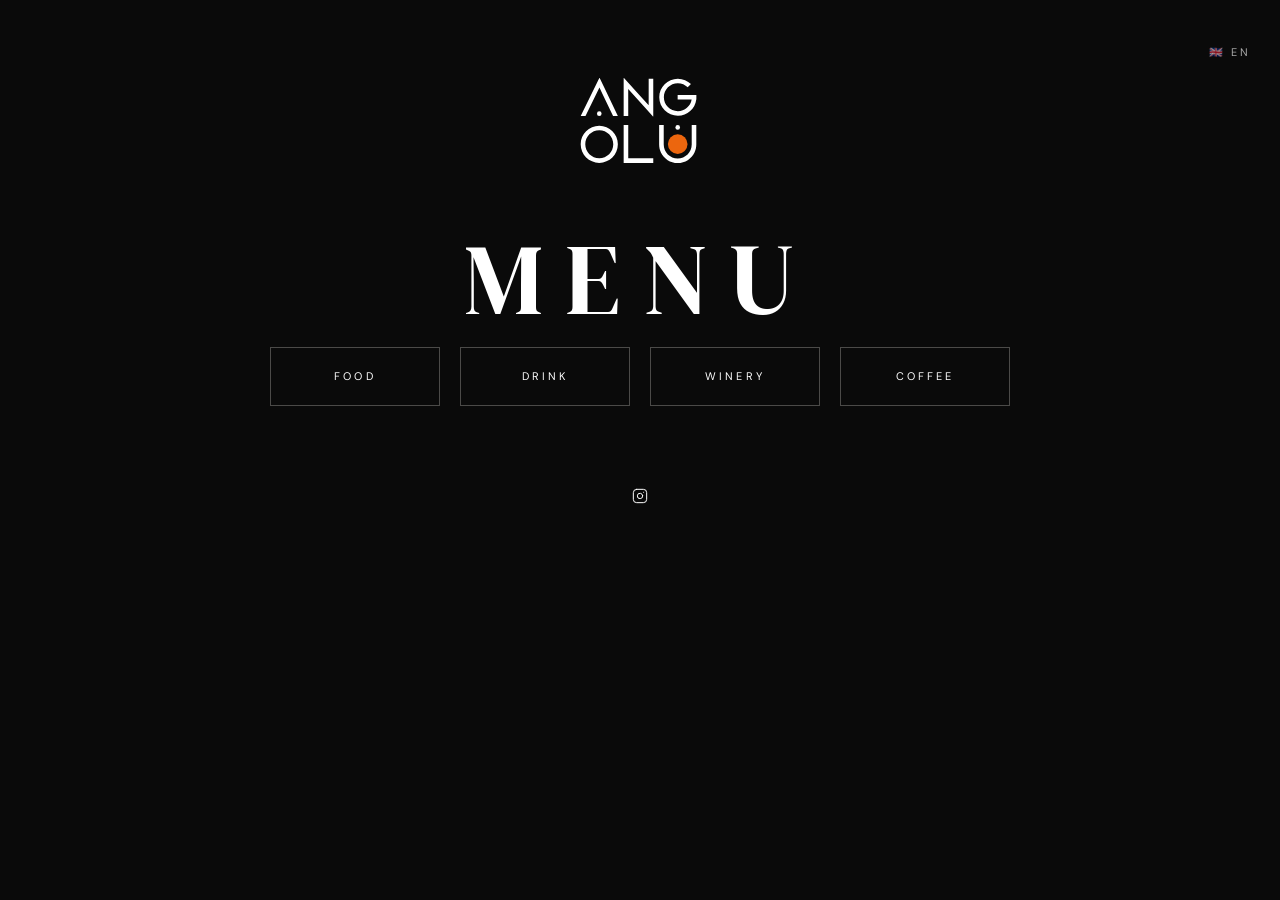
<file: index.html>
<!doctype html>
<html lang="it">
  <head>
    <meta charset="UTF-8" />
    <meta name="viewport" content="width=device-width, initial-scale=1.0" />

    <title>MENU</title>

    <link rel="preconnect" href="https://fonts.googleapis.com" />
    <link
      rel="preconnect"
      href="https://fonts.gstatic.com"
      crossorigin
    />

    <link
      href="https://fonts.googleapis.com/css2?family=DM+Serif+Display:ital@0;1&family=DM+Sans:wght@300;400;500&display=swap"
      rel="stylesheet"
    />

    <link rel="stylesheet" href="style.css" />
  </head>

  <body class="home">
    <main class="home-main">
      <div class="lang-toggle-wrapper"></div>
      <div class="home-logo">
        <img
          src="assets/logo.svg"
          alt="Angolu"
          class="logo-img"
        />
      </div>

      <h1 class="home-title">MENU</h1>

      <nav
        class="home-cta"
        aria-label="Sezioni del menu"
      >
        <a href="cibo.html" class="cta-card">
          <span class="cta-label" data-i18n="catFood">FOOD</span>
        </a>

        <a href="drink.html" class="cta-card">
          <span class="cta-label" data-i18n="catDrink">DRINK</span>
        </a>

        <a href="cantina.html" class="cta-card">
          <span class="cta-label" data-i18n="catCantina">CANTINA</span>
        </a>

        <a href="caffetteria.html" class="cta-card">
          <span class="cta-label" data-i18n="catCaffetteria">CAFFETTERIA</span>
        </a>
      </nav>

      <footer class="home-footer">
        <a
          href="https://www.instagram.com/estivo.angolu"
          class="social-link"
          target="_blank"
          rel="noopener noreferrer"
          aria-label="Instagram"
        >
          <svg
            xmlns="http://www.w3.org/2000/svg"
            viewBox="0 0 24 24"
            fill="none"
            stroke="currentColor"
            stroke-width="1.5"
            stroke-linecap="round"
            stroke-linejoin="round"
            aria-hidden="true"
          >
            <rect
              x="2"
              y="2"
              width="20"
              height="20"
              rx="5"
              ry="5"
            />

            <path
              d="M16 11.37A4 4 0 1 1 12.63 8
              4 4 0 0 1 16 11.37z"
            />

            <line
              x1="17.5"
              y1="6.5"
              x2="17.51"
              y2="6.5"
            />
          </svg>
        </a>
      </footer>
    </main>

    <!-- Script -->
    <script src="menu-data.js"></script>
    <script src="app.js"></script>
    <script>
      initLangToggle();
    </script>
  </body>
</html>
</file>
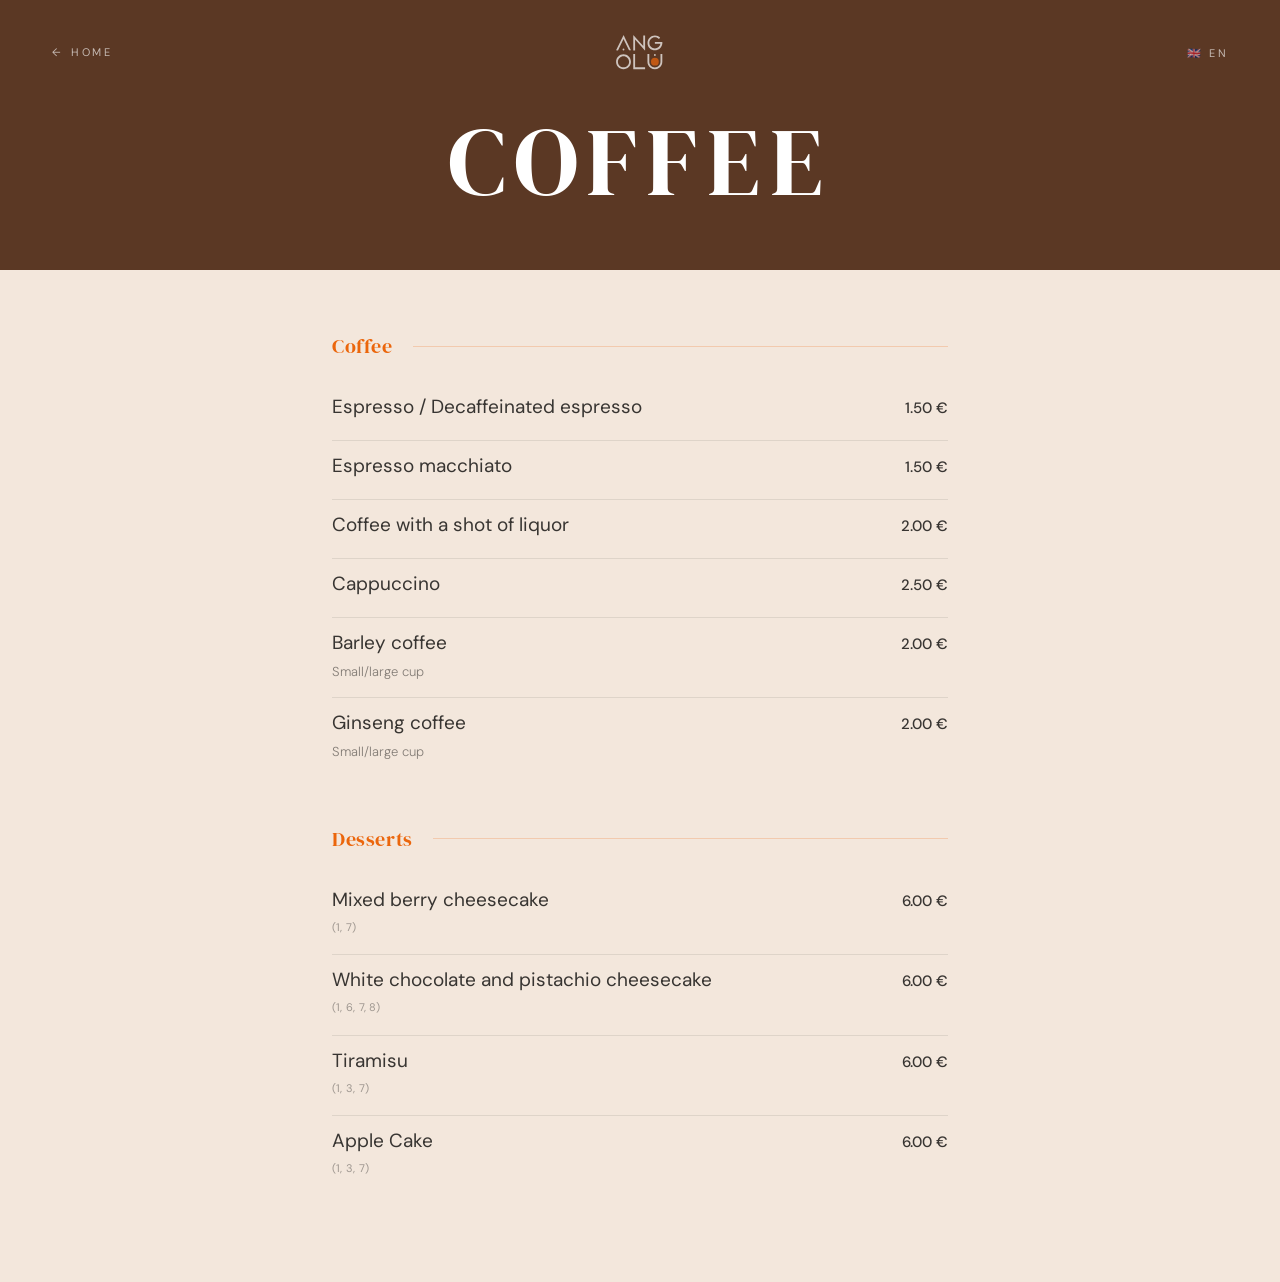
<file: caffetteria.html>
<!doctype html>
<html lang="it">
  <head>
    <meta charset="UTF-8" />
    <meta name="viewport" content="width=device-width, initial-scale=1.0" />
    <title>Caffetteria — Angolu</title>
    <style>
      :root {
        --header-color: #5b3824;
        --body-color: #f3e7dc;
      }
    </style>
    <link rel="preconnect" href="https://fonts.googleapis.com" />
    <link rel="preconnect" href="https://fonts.gstatic.com" crossorigin />
    <link
      href="https://fonts.googleapis.com/css2?family=DM+Serif+Display:ital@0;1&family=DM+Sans:wght@300;400;500&display=swap"
      rel="stylesheet"
    />
    <link rel="stylesheet" href="style.css" />
  </head>
  <body class="menu-page">
    <header class="menu-header">
      <nav class="header-nav">
        <a href="index.html" class="back-link">
          <span class="back-arrow">←</span>
          <span data-i18n="backLink">homepage</span>
        </a>
        <img src="assets/logo.svg" alt="Angolu" class="header-logo" />
      </nav>
      <h1 class="category-title" data-i18n="catCaffetteria">Caffetteria</h1>
    </header>

    <main>
      <div class="menu-content" id="menu-container"></div>
    </main>

    <script src="menu-data.js"></script>
    <script src="app.js"></script>
    <script>
      initLangToggle();
      renderMenu("CAFFETTERIA");
    </script>
  </body>
</html>
</file>
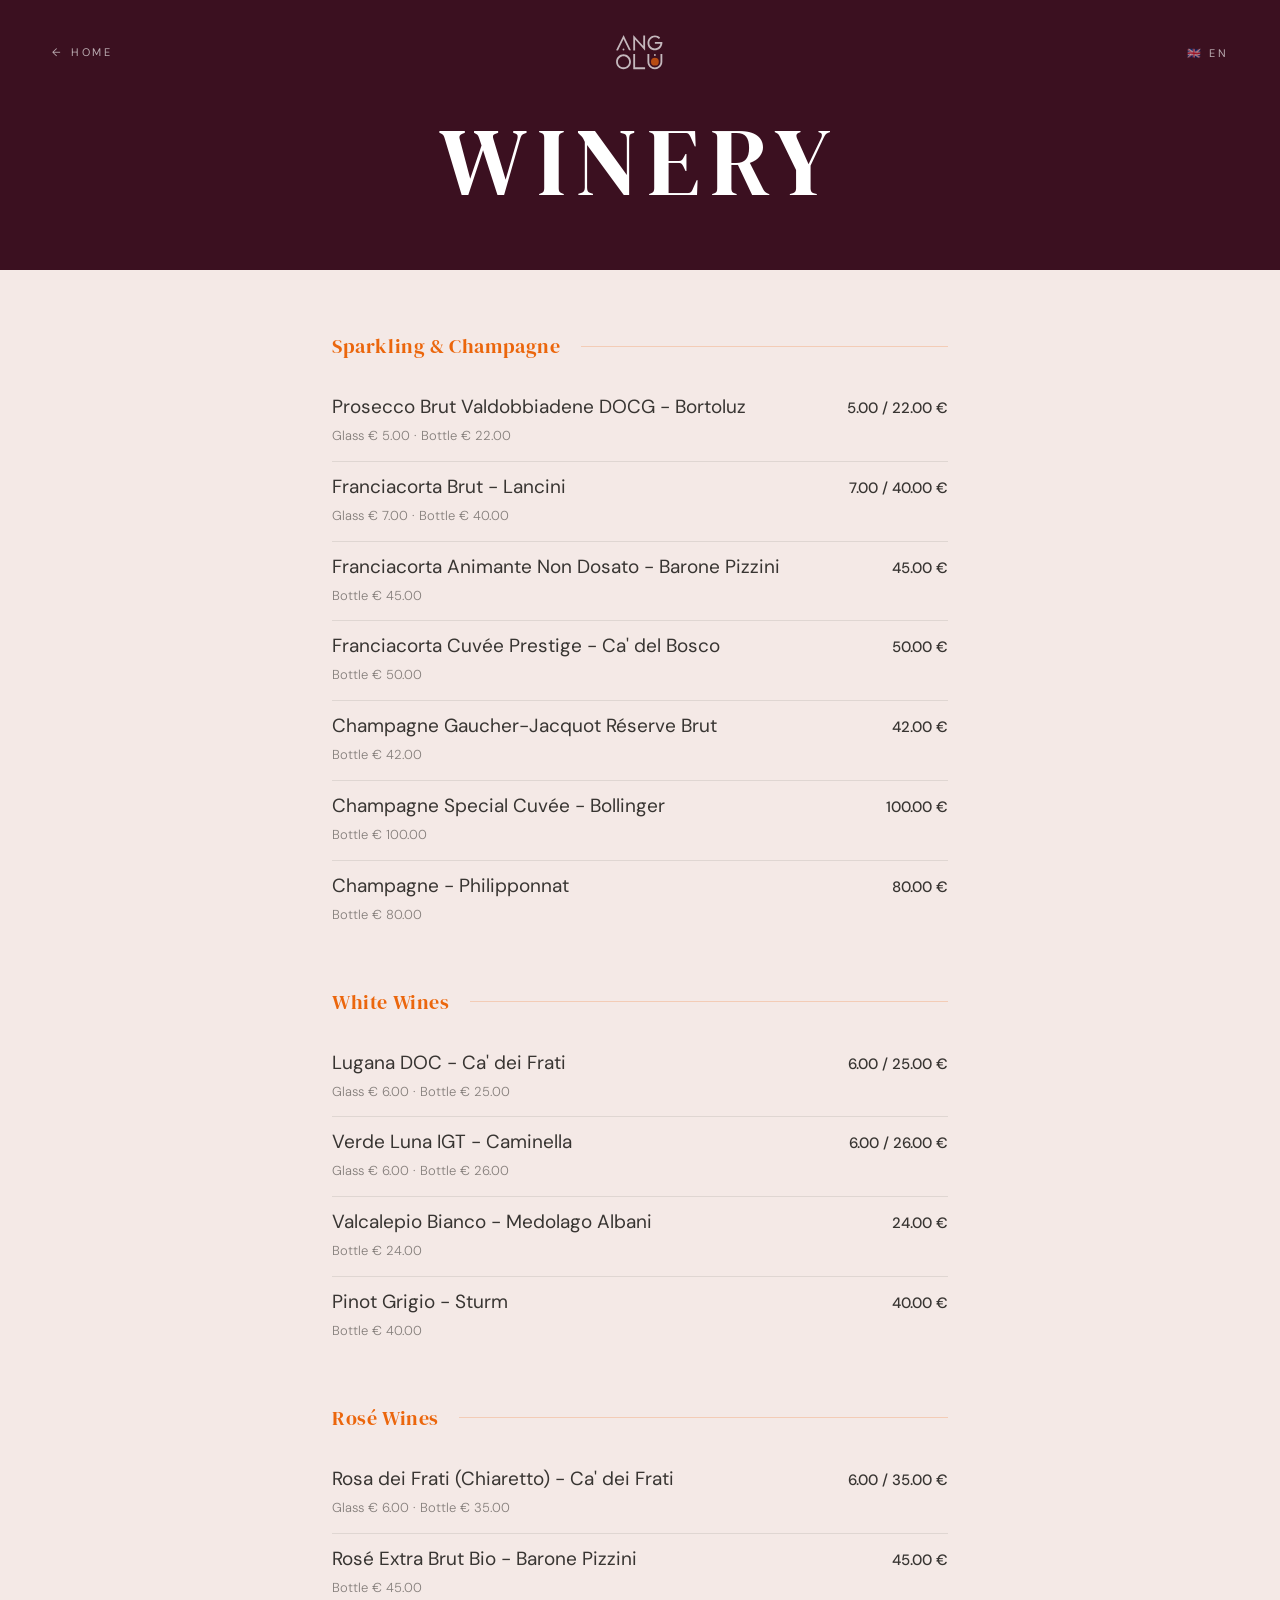
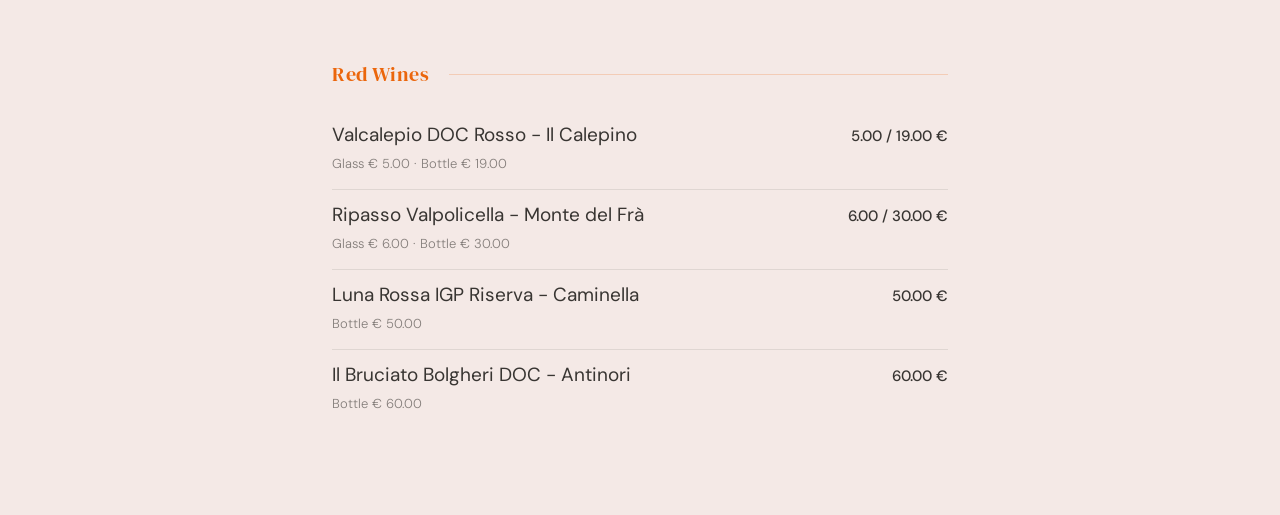
<file: cantina.html>
<!doctype html>
<html lang="it">
  <head>
    <meta charset="UTF-8" />
    <meta name="viewport" content="width=device-width, initial-scale=1.0" />
    <title>CANTINA — Angolu</title>
    <style>
      :root {
        --header-color: #3b1020;
        --body-color: #f4e9e6;
      }
    </style>
    <link rel="preconnect" href="https://fonts.googleapis.com" />
    <link rel="preconnect" href="https://fonts.gstatic.com" crossorigin />
    <link
      href="https://fonts.googleapis.com/css2?family=DM+Serif+Display:ital@0;1&family=DM+Sans:wght@300;400;500&display=swap"
      rel="stylesheet"
    />
    <link rel="stylesheet" href="style.css" />
  </head>
  <body class="menu-page">
    <header class="menu-header">
      <nav class="header-nav">
        <a href="index.html" class="back-link">
          <span class="back-arrow">←</span>
          <span data-i18n="backLink">homepage</span>
        </a>
        <img src="assets/logo.svg" alt="Angolu" class="header-logo" />
      </nav>
      <h1 class="category-title" data-i18n="catCantina">CANTINA</h1>
    </header>

    <main>
      <div class="menu-content" id="menu-container"></div>
    </main>

    <script src="menu-data.js"></script>
    <script src="app.js"></script>
    <script>
      initLangToggle();
      renderMenu("CANTINA");
    </script>
  </body>
</html>
</file>
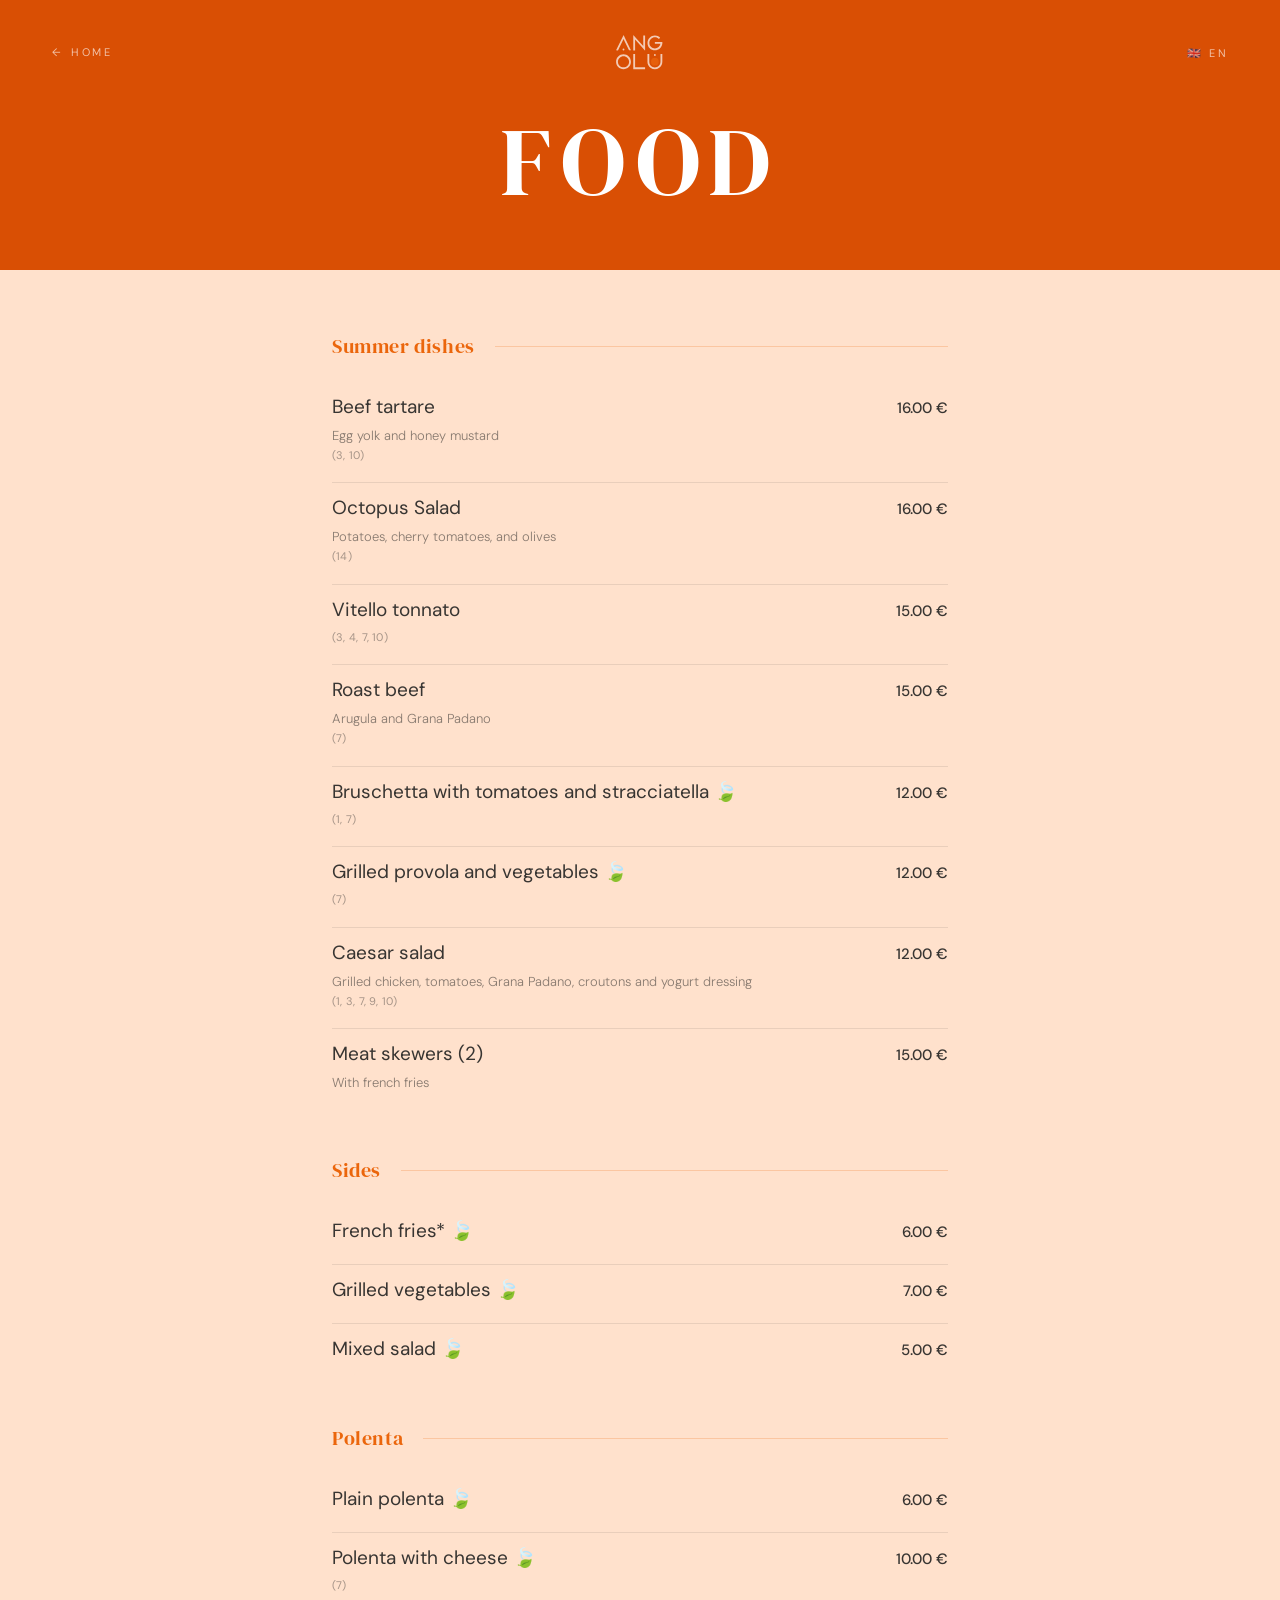
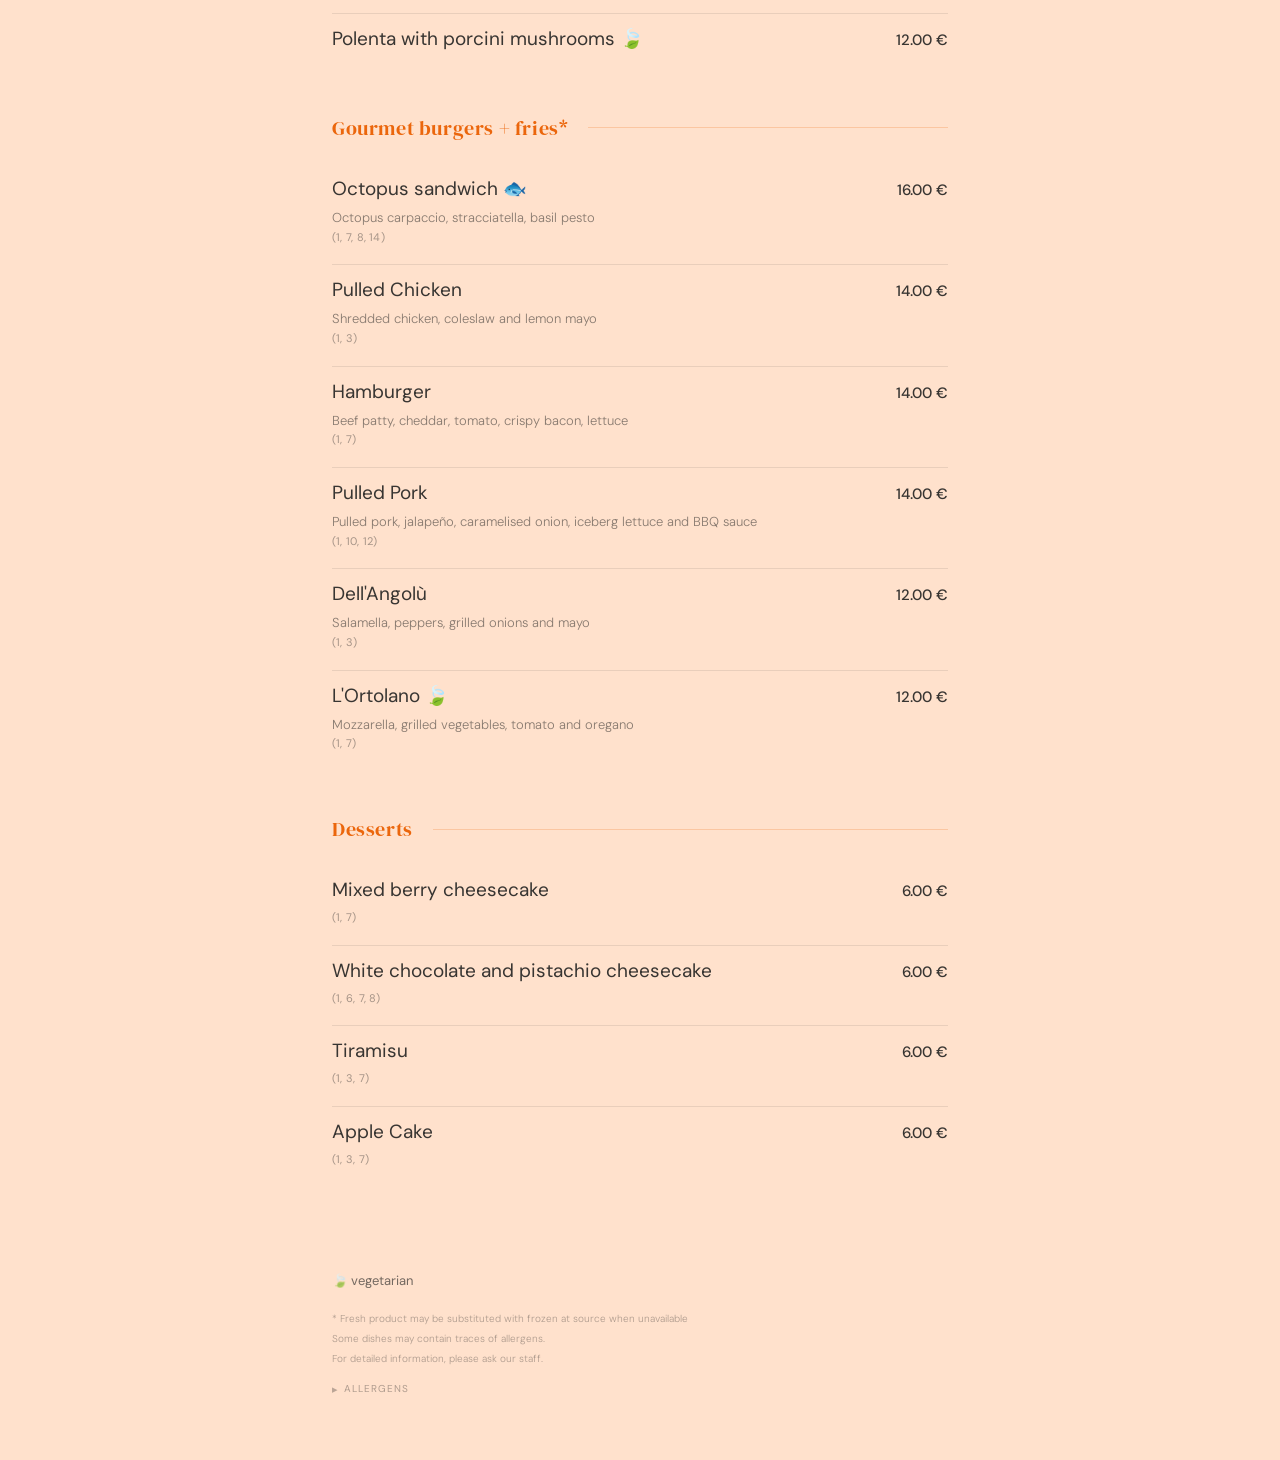
<file: cibo.html>
<!doctype html>
<html lang="it">
  <head>
    <meta charset="UTF-8" />
    <meta name="viewport" content="width=device-width, initial-scale=1.0" />
    <title>FOOD — Angolu</title>
    <style>
      :root {
        --body-color: #ffe1cc;
        --header-color: #d94f04;
      }
    </style>
    <link rel="preconnect" href="https://fonts.googleapis.com" />
    <link rel="preconnect" href="https://fonts.gstatic.com" crossorigin />
    <link
      href="https://fonts.googleapis.com/css2?family=DM+Serif+Display:ital@0;1&family=DM+Sans:wght@300;400;500&display=swap"
      rel="stylesheet"
    />
    <link rel="stylesheet" href="style.css" />
  </head>
  <body class="menu-page">
    <header class="menu-header">
      <nav class="header-nav">
        <a href="index.html" class="back-link">
          <span class="back-arrow">←</span>
          <span data-i18n="backLink">homepage</span>
        </a>
        <img src="assets/logo.svg" alt="Angolu" class="header-logo" />
      </nav>
      <h1 class="category-title" data-i18n="catFood">FOOD</h1>
    </header>

    <main>
      <div class="menu-content" id="menu-container"></div>
      <div class="menu-footer">
        <div class="footer-info">
          <span data-i18n="vegetarian">🍃 vegetariano</span>
        </div>
        <div class="footer-notes">
          <span data-i18n="frozen"
            >* In mancanza di prodotto fresco può essere utilizzato un prodotto
            surgelato all’origine</span
          >
          <span data-i18n="allergenTrace"
            >Alcuni piatti possono contenere tracce di allergeni.</span
          >
          <span data-i18n="allergenContact"
            >Per informazioni dettagliate rivolgersi al personale di sala.</span
          >
          <details class="allergen-list">
            <summary data-i18n="allergenTitle">Allergeni</summary>
            <ol class="allergen-items">
              <li data-i18n="a1">Glutine</li>
              <li data-i18n="a2">Crostacei</li>
              <li data-i18n="a3">Uova</li>
              <li data-i18n="a4">Pesce</li>
              <li data-i18n="a5">Arachidi</li>
              <li data-i18n="a6">Soia</li>
              <li data-i18n="a7">Latte e derivati</li>
              <li data-i18n="a8">Frutta a guscio</li>
              <li data-i18n="a9">Sedano</li>
              <li data-i18n="a10">Senape</li>
              <li data-i18n="a11">Semi di sesamo</li>
              <li data-i18n="a12">Solfiti</li>
              <li data-i18n="a13">Lupini</li>
              <li data-i18n="a14">Molluschi</li>
            </ol>
          </details>
        </div>
      </div>
    </main>

    <script src="menu-data.js"></script>
    <script src="app.js"></script>
    <script>
      initLangToggle();
      renderMenu("FOOD");
    </script>
  </body>
</html>
</file>
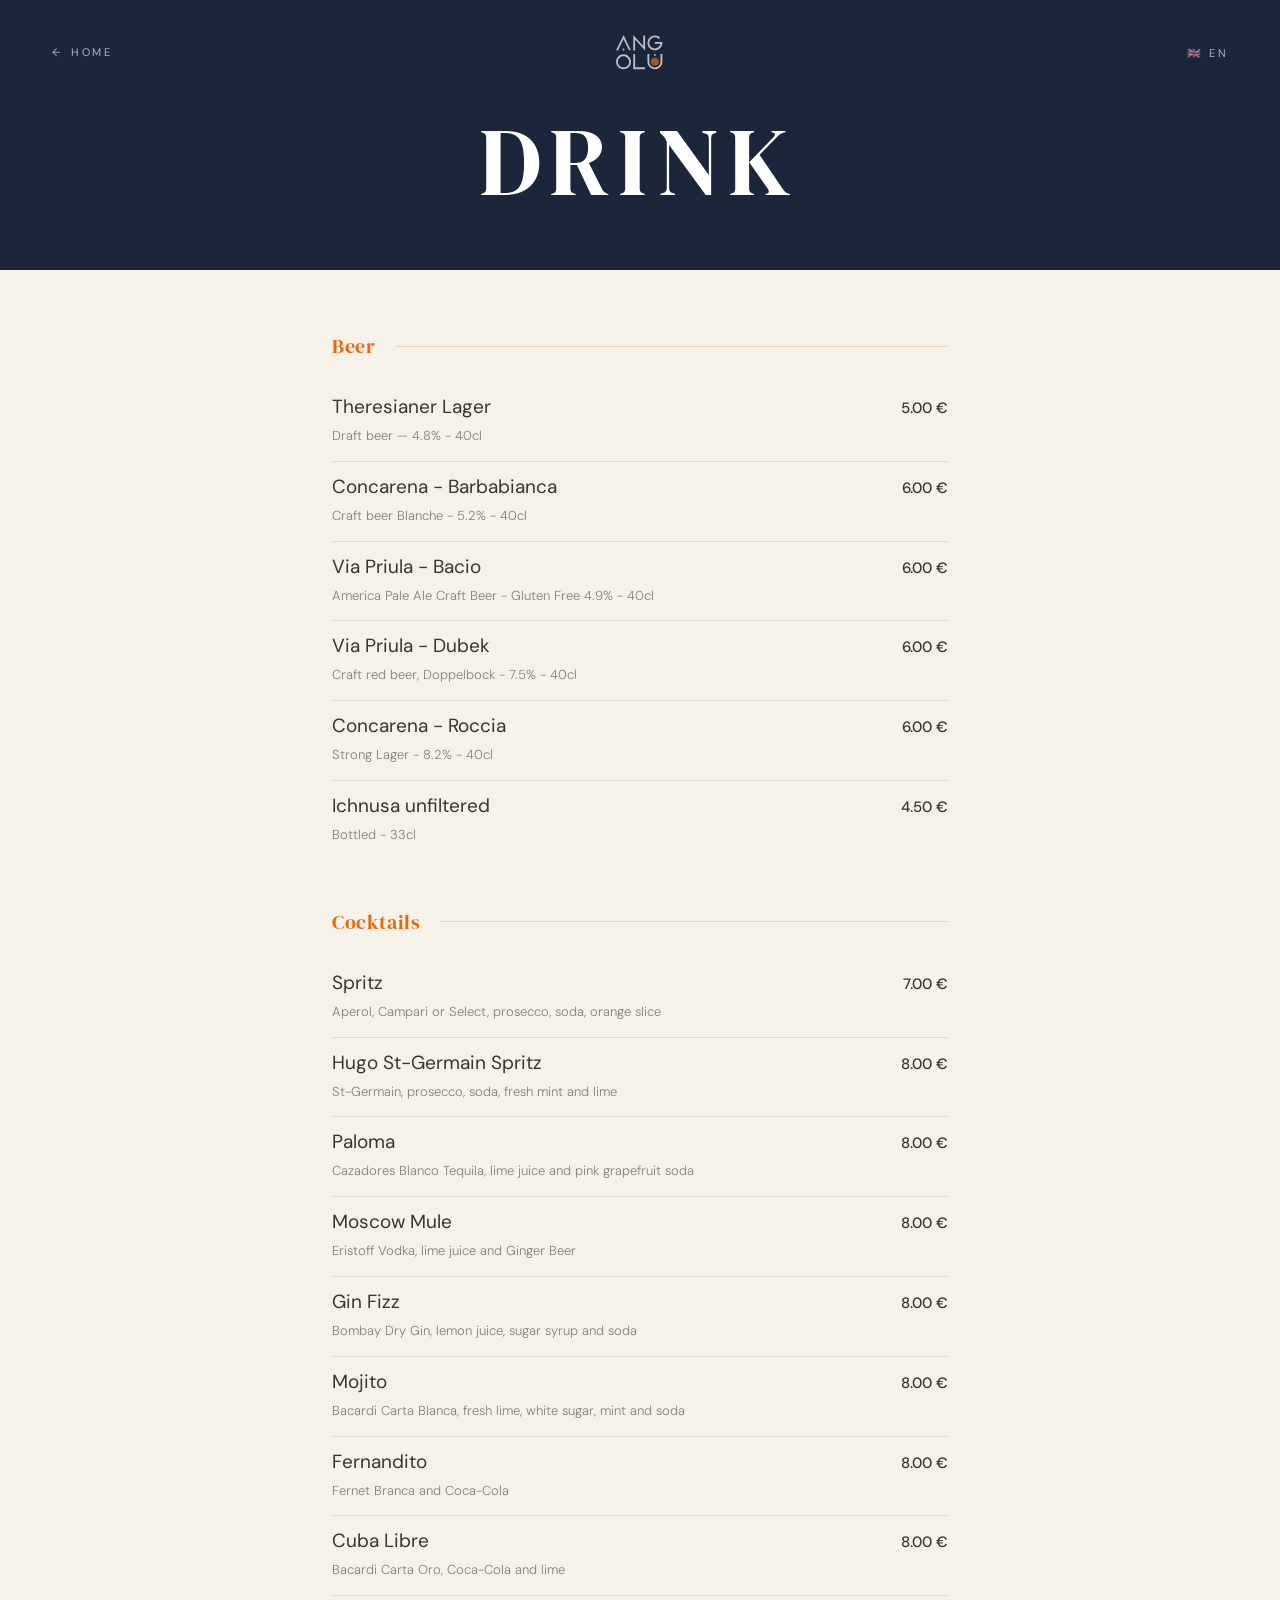
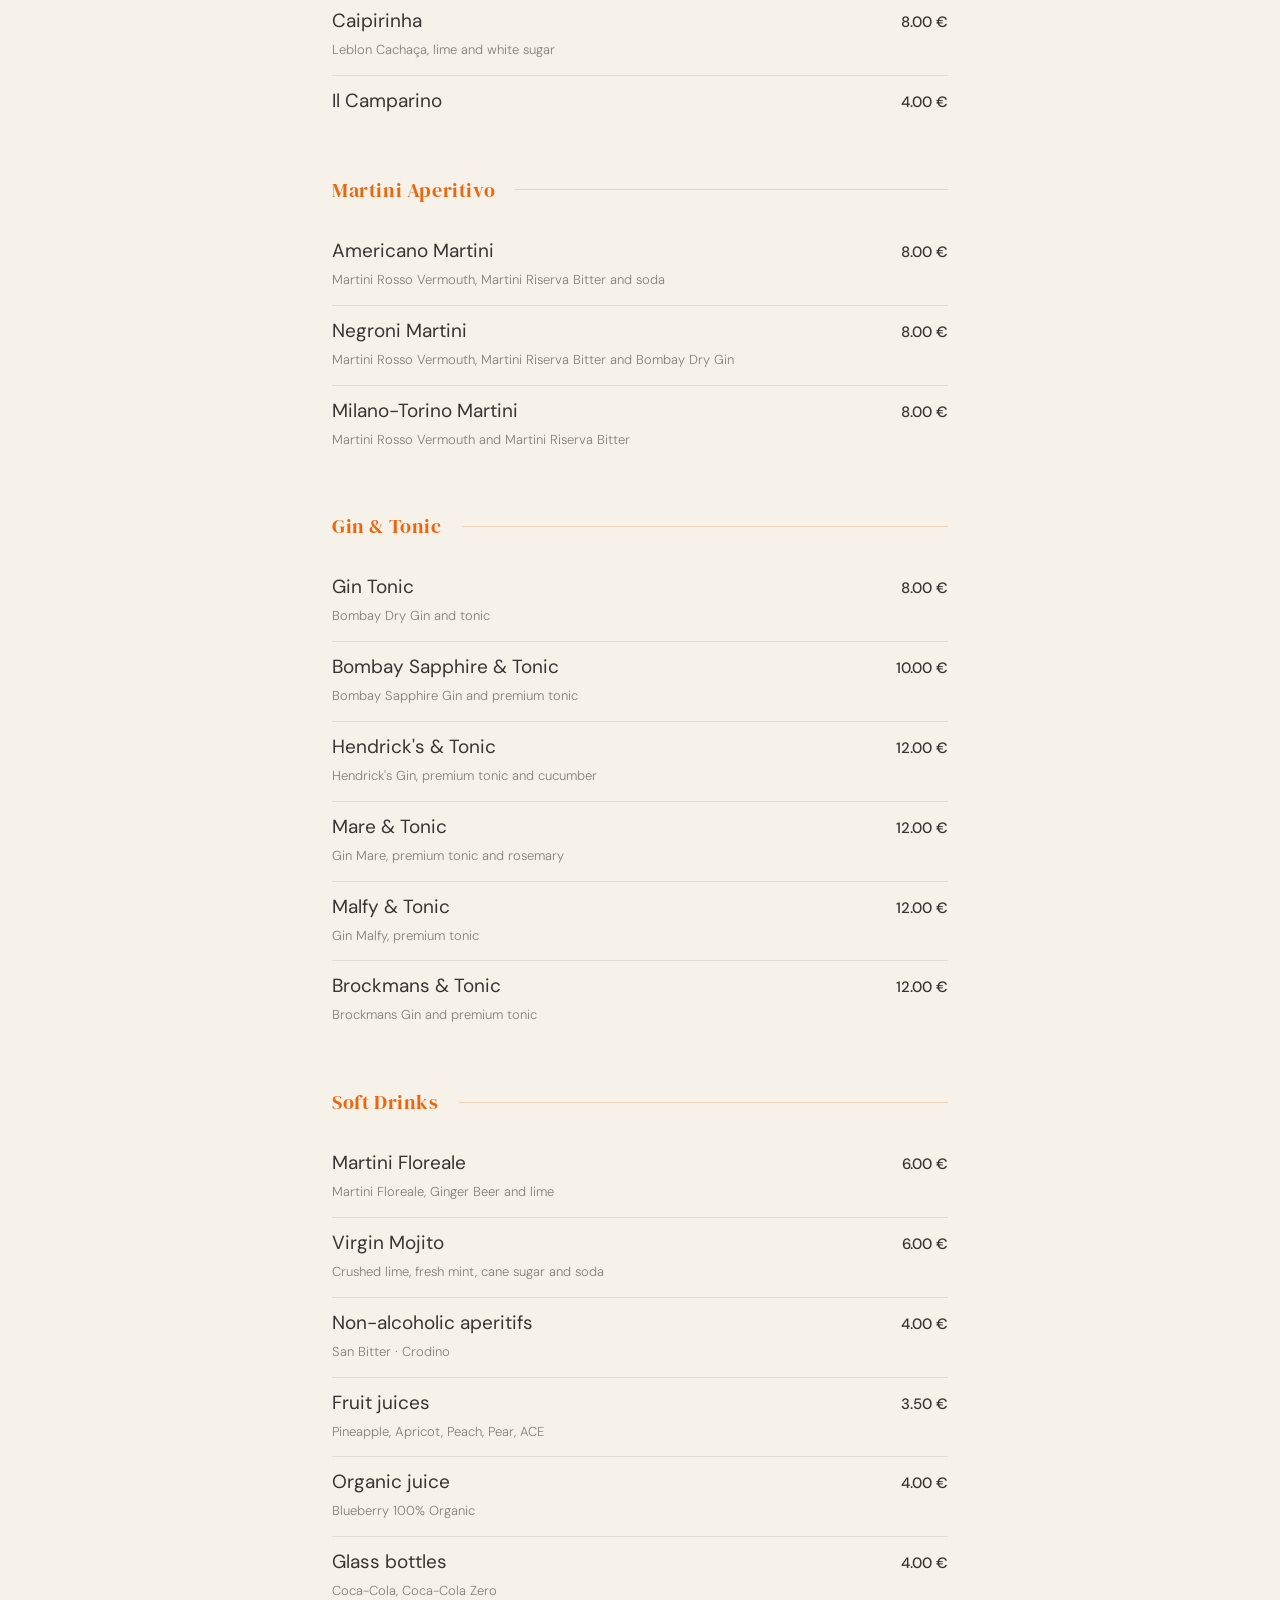
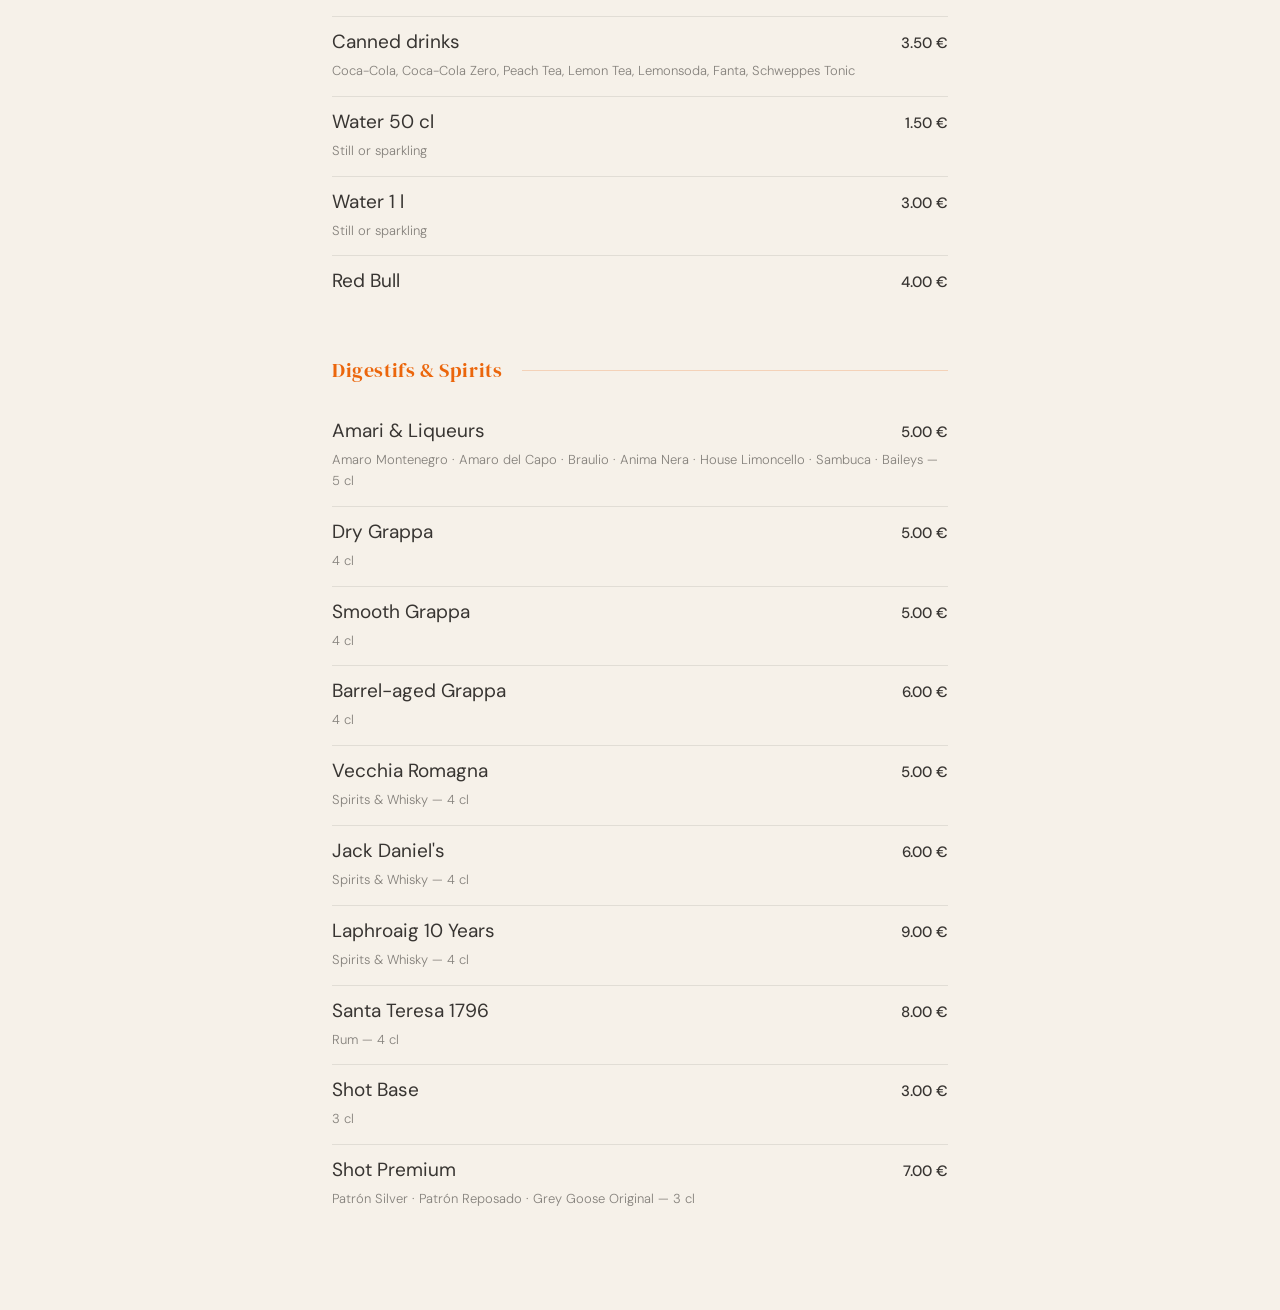
<file: drink.html>
<!doctype html>
<html lang="it">
  <head>
    <meta charset="UTF-8" />
    <meta name="viewport" content="width=device-width, initial-scale=1.0" />
    <title>Drink — Angolu</title>
    <style>
      :root {
        --header-color: #1b263b;
        --body-color: #f6f1e9;
      }
    </style>
    <link rel="preconnect" href="https://fonts.googleapis.com" />
    <link rel="preconnect" href="https://fonts.gstatic.com" crossorigin />
    <link
      href="https://fonts.googleapis.com/css2?family=DM+Serif+Display:ital@0;1&family=DM+Sans:wght@300;400;500&display=swap"
      rel="stylesheet"
    />
    <link rel="stylesheet" href="style.css" />
  </head>
  <body class="menu-page">
    <header class="menu-header">
      <nav class="header-nav">
        <a href="index.html" class="back-link">
          <span class="back-arrow">←</span>
          <span data-i18n="backLink">homepage</span>
        </a>
        <img src="assets/logo.svg" alt="Angolu" class="header-logo" />
      </nav>
      <h1 class="category-title" data-i18n="catDrink">Drink</h1>
    </header>

    <main>
      <div class="menu-content" id="menu-container"></div>
    </main>

    <script src="menu-data.js"></script>
    <script src="app.js"></script>
    <script>
      initLangToggle();
      renderMenu("DRINK");
    </script>
  </body>
</html>
</file>
<file: style.css>
/* ============================================
   VARIABLES & BASE
   ============================================ */

:root {
  --font-display: "DM Serif Display", Georgia, serif;
  --font-body: "DM Sans", system-ui, sans-serif;
}

*,
*::before,
*::after {
  box-sizing: border-box;
  margin: 0;
  padding: 0;
}

html {
  font-size: 16px;
  -webkit-font-smoothing: antialiased;
  -moz-osx-font-smoothing: grayscale;
}

body {
  font-family: var(--font-body);
  line-height: 1.6;
}

a {
  text-decoration: none;
  color: inherit;
}

.section-title {
  font-family: var(--font-display);
  font-style: normal;
  font-size: 22px !important;
  font-weight: 400;
  color: #eb660c;
  display: flex;
  align-items: center;
  gap: 20px;
  margin-bottom: 28px;
  letter-spacing: 0.03em;
}

/* ============================================
   HOMEPAGE
   ============================================ */

body.home {
  background: #0a0a0a;
  color: #ffffff;
  display: flex;
  align-items: center;
  justify-content: center;
  position: relative;
}

.home-main {
  display: flex;
  flex-direction: column;
  align-items: center;
  padding: 60px 40px;
  text-align: center;
  width: 100%;
  max-width: 840px;
}

.home-logo {
  margin-bottom: 36px;
  animation: fadeUp 0.9s ease both;
}

.home-logo .logo-img {
  width: 125px;
  height: 125px;
}

.home-title {
  font-family: var(--font-display);
  font-size: clamp(46px, 10vw, 100px);
  font-weight: 400;
  letter-spacing: 0.22em;
  text-transform: uppercase;
  color: #ffffff;
  line-height: 1;
  margin-bottom: 18px;
  animation: fadeUp 0.9s 0.12s ease both;
}

.home-subtitle {
  font-family: var(--font-body);
  font-size: 11px;
  font-weight: 300;
  letter-spacing: 0.3em;
  text-transform: uppercase;
  color: rgba(245, 240, 232, 0.4);
  margin-bottom: 68px;
  animation: fadeUp 0.9s 0.22s ease both;
}

.home-cta {
  display: flex;
  gap: 20px;
  flex-wrap: wrap;
  justify-content: center;
  margin-bottom: 80px;
  animation: fadeUp 0.9s 0.36s ease both;
}

.cta-card {
  position: relative;
  overflow: hidden;
  display: flex;
  align-items: center;
  justify-content: center;
  padding: 20px 52px;
  border: 1px solid rgba(245, 240, 232, 0.28);
  min-width: 170px;
  cursor: pointer;
  transition: border-color 0.4s;
}

.cta-card::before {
  content: "";
  position: absolute;
  inset: 0;
  background: #ffffff;
  transform: translateY(101%);
  transition: transform 0.45s cubic-bezier(0.4, 0, 0.2, 1);
}

.cta-card:hover::before {
  transform: translateY(0);
}

.cta-card:hover {
  border-color: #ffffff;
}

.cta-card:hover .cta-label {
  color: #0a0a0a;
}

.cta-label {
  font-family: var(--font-body);
  font-size: 11px;
  font-weight: 400;
  letter-spacing: 0.28em;
  text-transform: uppercase;
  color: #ffffff;
  position: relative;
  z-index: 1;
  transition: color 0.35s;
}

.home-footer {
  animation: fadeUp 0.9s 0.5s ease both;
}

.social-link {
  display: inline-flex;
  align-items: center;
  gap: 9px;
  color: #ffffff;
  font-family: var(--font-body);
  font-size: 11px;
  font-weight: 300;
  letter-spacing: 0.22em;
  text-transform: uppercase;
  transition: color 0.3s;
}

.social-link:hover {
  color: rgba(245, 240, 232, 0.85);
}

.social-link svg {
  width: 16px;
  height: 16px;
  flex-shrink: 0;
}

/* ============================================
   HOMEPAGE ANIMATION
   ============================================ */

@keyframes fadeUp {
  from {
    opacity: 0;
    transform: translateY(22px);
  }
  to {
    opacity: 1;
    transform: translateY(0);
  }
}

/* ============================================
   MENU PAGES
   ============================================ */

body.menu-page {
  background: var(--body-color);
}

.menu-header {
  background: var(--header-color);
  color: white;
  padding: 28px 52px 60px;
  display: flex;
  flex-direction: column;
}

.header-nav {
  display: grid;
  grid-template-columns: 1fr auto 1fr;
  align-items: center;
  margin-bottom: 36px;
}

.back-link {
  font-family: var(--font-body);
  font-size: 11px;
  font-weight: 400;
  letter-spacing: 0.22em;
  text-transform: uppercase;
  color: rgba(255, 255, 255, 0.65);
  display: inline-flex;
  align-items: center;
  gap: 8px;
  transition: color 0.25s;
}

.back-link:hover {
  color: white;
}

.back-arrow {
  display: inline-block;
  transition: transform 0.25s;
}

.back-link:hover .back-arrow {
  transform: translateX(-4px);
}

.header-logo {
  width: 50px;
  height: 50px;
  opacity: 0.7;
}

.category-title {
  font-family: var(--font-display);
  font-size: clamp(40px, 10vw, 96px);
  font-weight: 400;
  color: white;
  text-align: center;
  letter-spacing: 0.1em;
  text-transform: uppercase;
  line-height: 1;
}

/* ============================================
   MENU CONTENT
   ============================================ */

.menu-content {
  max-width: 720px;
  margin: 0 auto;
  padding: 60px 52px 100px;
}

.menu-section {
  margin-bottom: 60px;
}

.menu-section:last-child {
  margin-bottom: 0;
}

.section-title {
  font-family: var(--font-display);
  font-style: normal;
  font-size: 20px !important;
  font-weight: 400;
  color: #eb660c;
  display: flex;
  align-items: center;
  gap: 20px;
  margin-bottom: 28px;
  letter-spacing: 0.03em;
}

.section-title::after {
  content: "";
  flex: 1;
  height: 1px;
  background: rgba(235, 102, 12, 0.22);
}

.item-list {
  list-style: none;
}

.menu-item {
  padding: 14px 0;
  border-bottom: 1px solid rgba(56, 53, 50, 0.11);
}

.menu-item:first-child {
  padding-top: 6px;
}

.menu-item:last-child {
  border-bottom: none;
  padding-bottom: 0;
}

.item-header {
  display: flex;
  justify-content: space-between;
  align-items: baseline;
  gap: 20px;
  margin-bottom: 6px;
}

.item-name {
  font-family: var(--font-body);
  font-size: 19px;
  font-weight: 400;
  color: #383532;
  line-height: 1.2;
}

.item-price {
  font-family: var(--font-body);
  font-size: 15px;
  font-weight: 500;
  color: #383532;
  white-space: nowrap;
  flex-shrink: 0;
}

.item-desc {
  font-family: var(--font-body);
  font-size: 13px;
  font-weight: 300;
  color: rgba(56, 53, 50, 0.6);
  line-height: 1.6;
  margin: 0;
}

/* ============================================
   RESPONSIVE
   ============================================ */

@media (max-width: 640px) {
  .home-main {
    padding: 52px 28px;
  }

  .home-cta {
    flex-direction: column;
    align-items: stretch;
    gap: 12px;
    margin-bottom: 60px;
  }

  .cta-card {
    padding: 18px 32px;
    min-width: 170px;
  }

  .menu-header {
    padding: 24px 28px 44px;
  }

  .header-nav {
    margin-bottom: 28px;
  }

  .menu-content {
    padding: 40px 28px 72px;
  }

  .section-title {
    font-size: 18px;
  }

  .item-name {
    font-size: 17px;
  }
}

.menu-footer {
  max-width: 720px;
  margin: 0 auto;
  padding: 0 52px 60px;
  font-family: var(--font-body);
}

.footer-info {
  display: flex;
  flex-direction: column;
  gap: 6px;
  margin-bottom: 20px;
}

.footer-info span {
  font-size: 13px;
  font-weight: 400;
  color: rgba(56, 53, 50, 0.7);
  line-height: 1.4;
}

.footer-notes {
  display: flex;
  flex-direction: column;
  gap: 4px;
}

.footer-notes > span {
  font-size: 10px;
  font-weight: 300;
  color: rgba(56, 53, 50, 0.4);
  line-height: 1.6;
}

@media (max-width: 600px) {
  .menu-footer {
    padding: 0 28px 48px;
  }
}

/* ── LANGUAGE TOGGLE ─────────────────────────────────────────────────────── */

.lang-toggle-wrapper {
  position: absolute;
  top: 45px;
  right: 30px;
}

#lang-toggle {
  background: none;
  border: none;
  padding: 0;
  color: rgba(255, 255, 255, 0.65);
  font-family: inherit;
  font-size: 11px;
  font-weight: 400;
  letter-spacing: 0.22em;
  text-transform: uppercase;
  cursor: pointer;
  display: flex;
  align-items: center;
  gap: 6px;
  transition: color 0.25s;
}

#lang-toggle:hover {
  color: #fff;
}

#lang-toggle strong {
  font-weight: 400;
}

/* On menu pages the toggle sits inside .header-nav — push it to the far right */
.header-nav #lang-toggle {
  justify-self: end;
}

/* ============================================
   ALLERGENS
   ============================================ */

.item-allergens {
  font-family: var(--font-body);
  font-size: 11px;
  font-weight: 400;
  color: rgba(56, 53, 50, 0.45);
  letter-spacing: 0.02em;
  margin: 0 0 4px;
}

.allergen-list {
  margin-top: 8px;
  font-family: var(--font-body);
}

.allergen-list summary {
  cursor: pointer;
  font-size: 10px;
  font-weight: 400;
  letter-spacing: 0.1em;
  text-transform: uppercase;
  color: rgba(56, 53, 50, 0.4);
  user-select: none;
  list-style: none;
  display: flex;
  align-items: center;
  gap: 5px;
  padding: 2px 0;
}

.allergen-list summary::-webkit-details-marker {
  display: none;
}

.allergen-list summary::before {
  content: "▸";
  font-size: 11px;
  display: inline-block;
  transition: transform 0.15s;
  color: rgba(56, 53, 50, 0.35);
}

.allergen-list[open] summary::before {
  transform: rotate(90deg);
}

.allergen-items {
  margin-top: 8px;
  padding-left: 12px;
  columns: 2;
  column-gap: 20px;
  font-size: 10px;
  font-weight: 300;
  color: rgba(56, 53, 50, 0.4);
  line-height: 2;
}
</file>
